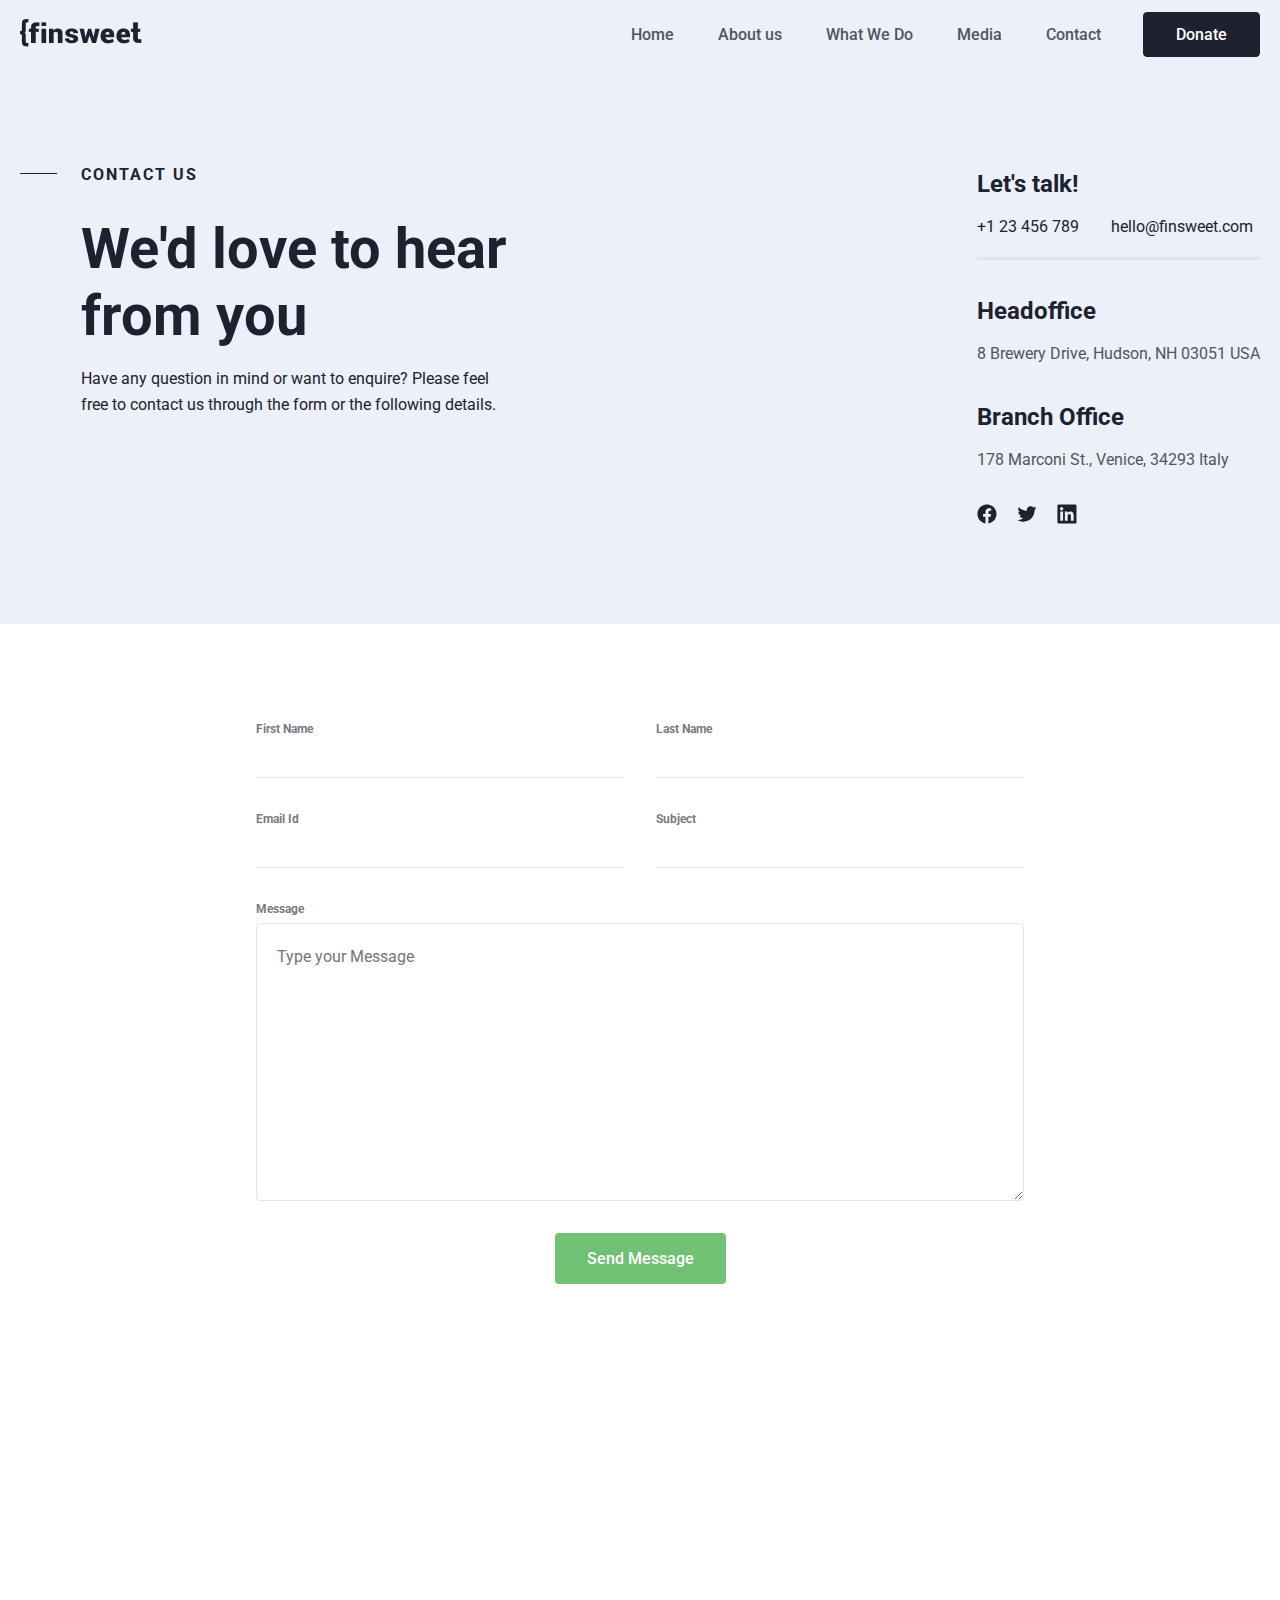
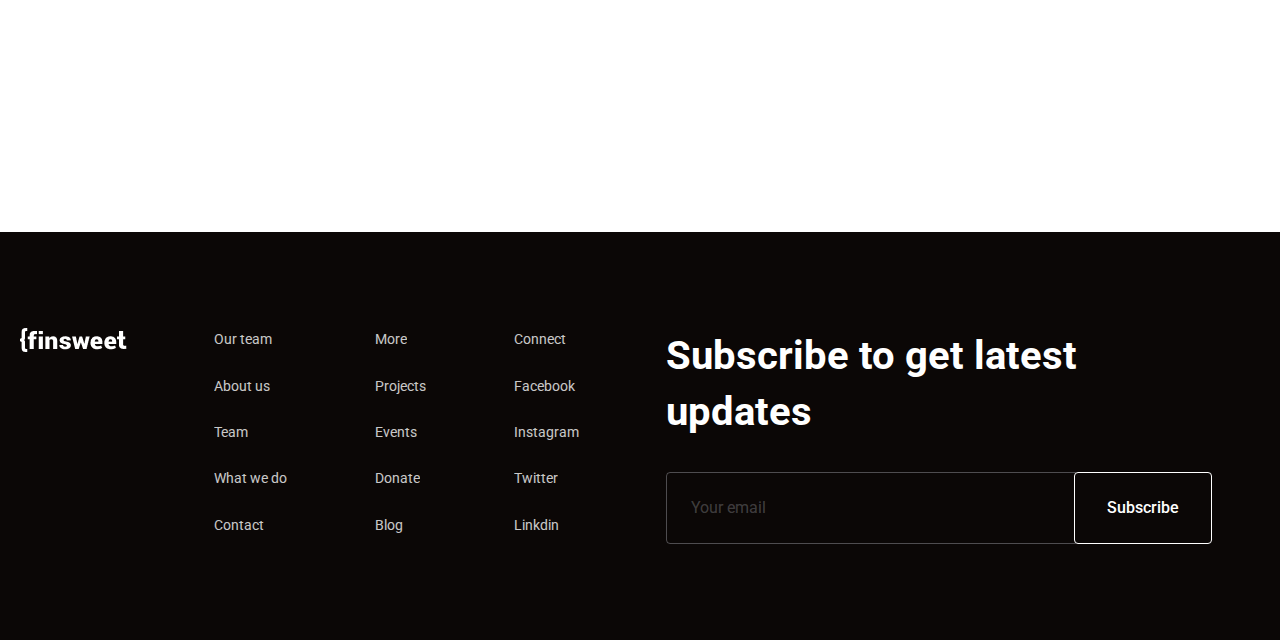
<file: jahongir.html>
<!DOCTYPE html>
<html>
  <head>
    <meta charset="utf-8" />
    <meta http-equiv="X-UA-Compatible" content="IE=edge" />
    <title>Page Title</title>
    <meta name="viewport" content="width=device-width, initial-scale=1" />
    <link
      rel="stylesheet"
      type="text/css"
      media="screen"
      href="css/pages/jahongir.css"
    />
    <script src="./js/main.js"></script>
  </head>
  <body>
    <header>
      <nav class="container navbar">
        <div class="nav__left">
          <ul>
            <li>
              <a href="#"
                ><img src="./images/dilmurod/logo.png" alt="logo"
              /></a>
            </li>
          </ul>
        </div>
        <div class="nav__right">
          <ul class="nav__list" id="navbar-responsive">
            <li class="nav__menu_items">
              <a class="menu__item" href="./index.html">Home</a>
            </li>
            <li class="nav__menu_items">
              <a class="menu__item" href="./shamshod.html">About us</a>
            </li>
            <li class="nav__menu_items">
              <a class="menu__item" href="./Gulnoza.html">What We Do</a>
            </li>
            <li class="nav__menu_items">
              <a class="menu__item" href="./savlatbek.html">Media</a>
            </li>
            <li class="nav__menu_items">
              <a class="menu__item" href="./jahongir.html">Contact</a>
            </li>
            <li>
              <a href="./ibrohim.html" class="donate__btn"><button>Donate</button></a>
            </li>
            <button class="close" id="navbar-close">
              <img
                src="images/dilmurod/close_FILL0_wght400_GRAD0_opsz48.svg"
                alt=""
              />
            </button>
          </ul>
          <button
            id="navbar-open"
            class="hamburger"
            style="border: none; background-color: transparent"
          >
            <img
              src="images/dilmurod/menu_FILL0_wght400_GRAD0_opsz48.svg"
              alt=""
            />
          </button>
        </div>
      </nav>
      <section id="home">
        <div class="container">
          <div class="home__main">
            <div class="home__left">
              <svg
                class="line"
                width="72"
                height="3"
                viewBox="0 0 72 3"
                fill="none"
                xmlns="http://www.w3.org/2000/svg"
              >
                <path d="M0 1.5H72" stroke="#1D2130" stroke-width="2" />
              </svg>
              <div class="contact__us">
                <span>Contact us</span>
                <h1>We'd love to hear from you</h1>
                <p>
                  Have any question in mind or want to enquire? Please feel free
                  to contact us through the form or the following details.
                </p>
              </div>
            </div>
            <div class="home__right">
              <div class="contact__items">
                <h1>Let's talk!</h1>
                <div class="contact__contexts">
                  <span>+1 23 456 789</span>
                  <span>hello@finsweet.com</span>
                </div>
              </div>
              <hr />
              <div class="contact__items">
                <h1>Headoffice</h1>
                <div class="contact__contexts">
                  <p>8 Brewery Drive, Hudson, NH 03051 USA</p>
                </div>
              </div>
              <div class="contact__items">
                <h1>Branch Office</h1>
                <div class="contact__contexts">
                  <p>178 Marconi St., Venice, 34293 Italy</p>
                </div>
              </div>
              <div class="contact__social">
                <ul class="socials">
                  <li class="social__item">
                    <svg
                      width="20"
                      height="20"
                      viewBox="0 0 21 20"
                      fill="none"
                      xmlns="http://www.w3.org/2000/svg"
                    >
                      <path
                        class="item__icon"
                        d="M20.4512 10C20.4512 4.47715 15.974 0 10.4512 0C4.92832 0 0.451172 4.47715 0.451172 10C0.451172 14.9912 4.10801 19.1283 8.88867 19.8785V12.8906H6.34961V10H8.88867V7.79688C8.88867 5.29063 10.3816 3.90625 12.6658 3.90625C13.7596 3.90625 14.9043 4.10156 14.9043 4.10156V6.5625H13.6434C12.4012 6.5625 12.0137 7.3334 12.0137 8.125V10H14.7871L14.3437 12.8906H12.0137V19.8785C16.7943 19.1283 20.4512 14.9912 20.4512 10Z"
                        fill="#1D2130"
                      />
                    </svg>
                  </li>

                  <li class="social__item">
                    <svg
                      width="20"
                      height="20"
                      viewBox="0 0 21 18"
                      fill="none"
                      xmlns="http://www.w3.org/2000/svg"
                    >
                      <path
                        class="item__icon"
                        d="M6.74297 17.1251C14.2883 17.1251 18.4164 10.8724 18.4164 5.45167C18.4164 5.27589 18.4125 5.0962 18.4047 4.92042C19.2077 4.33967 19.9007 3.62033 20.4512 2.7962C19.7033 3.12896 18.9092 3.34627 18.0961 3.44074C18.9522 2.92755 19.5933 2.12135 19.9004 1.17159C19.095 1.64892 18.2142 1.98563 17.2957 2.1673C16.6769 1.50976 15.8587 1.07439 14.9676 0.928498C14.0765 0.78261 13.1622 0.934331 12.366 1.3602C11.5697 1.78607 10.936 2.46238 10.5627 3.28455C10.1894 4.10672 10.0974 5.02897 10.3008 5.9087C8.66992 5.82686 7.07445 5.40321 5.61782 4.6652C4.16119 3.9272 2.87592 2.89132 1.84531 1.62472C1.3215 2.52782 1.16122 3.59649 1.39703 4.61353C1.63284 5.63057 2.24706 6.51966 3.11484 7.10011C2.46336 7.07943 1.82615 6.90402 1.25586 6.58839V6.63917C1.25528 7.58691 1.58292 8.50561 2.1831 9.2391C2.78327 9.97258 3.61894 10.4756 4.54805 10.6626C3.94455 10.8277 3.31116 10.8518 2.69687 10.7329C2.95905 11.548 3.46915 12.2609 4.15598 12.7721C4.84281 13.2833 5.67211 13.5673 6.52813 13.5845C5.07486 14.726 3.27965 15.3452 1.43164 15.3423C1.10391 15.3418 0.776504 15.3217 0.451172 15.2821C2.32855 16.4866 4.51245 17.1263 6.74297 17.1251Z"
                        fill="#1D2130"
                      />
                    </svg>
                  </li>
                  <li class="social__item">
                    <svg
                      width="20"
                      height="20"
                      viewBox="0 0 21 20"
                      fill="none"
                      xmlns="http://www.w3.org/2000/svg"
                    >
                      <path
                        class="item__icon"
                        d="M18.9707 0H1.92773C1.11133 0 0.451172 0.644531 0.451172 1.44141V18.5547C0.451172 19.3516 1.11133 20 1.92773 20H18.9707C19.7871 20 20.4512 19.3516 20.4512 18.5586V1.44141C20.4512 0.644531 19.7871 0 18.9707 0ZM6.38477 17.043H3.41602V7.49609H6.38477V17.043ZM4.90039 6.19531C3.94727 6.19531 3.17773 5.42578 3.17773 4.47656C3.17773 3.52734 3.94727 2.75781 4.90039 2.75781C5.84961 2.75781 6.61914 3.52734 6.61914 4.47656C6.61914 5.42188 5.84961 6.19531 4.90039 6.19531ZM17.4941 17.043H14.5293V12.4023C14.5293 11.2969 14.5098 9.87109 12.9863 9.87109C11.4434 9.87109 11.209 11.0781 11.209 12.3242V17.043H8.24805V7.49609H11.0918V8.80078H11.1309C11.5254 8.05078 12.4941 7.25781 13.9355 7.25781C16.9395 7.25781 17.4941 9.23438 17.4941 11.8047V17.043Z"
                        fill="#1D2130"
                      />
                    </svg>
                  </li>
                </ul>
              </div>
            </div>
          </div>
        </div>
      </section>
    </header>
    <main>
      <div class="main-top">
        <div class="container2">
          <form action="messaging" id="messaging">
            <div class="name__row">
              <div class="column">
                <label for="firstName">First Name</label>
                <input
                  type="text"
                  required
                  aria-required="true"
                  id="firstName"
                />
              </div>
              <div class="column">
                <label for="lastName">Last Name</label>
                <input
                  type="text"
                  required
                  aria-required="true"
                  id="lastName"
                />
              </div>
            </div>
            <div class="email__row">
              <div class="column">
                <label for="email">Email Id</label>
                <input type="email" required aria-required="true" id="email" />
              </div>
              <div class="column">
                <label for="subject">Subject</label>
                <input type="text" required aria-required="true" id="subject" />
              </div>
            </div>
            <label for="message__area">Message</label>
            <textarea
              name="message"
              id="message__area"
              cols="30"
              rows="10"
              placeholder="Type your Message"
            ></textarea>
            <button class="sender__btn">Send Message</button>
          </form>
        </div>
      </div>
      <div style="width: 100%">
        <iframe
          width="100%"
          height="448"
          frameborder="0"
          scrolling="no"
          marginheight="0"
          marginwidth="0"
          src="https://maps.google.com/maps?width=100%25&amp;height=448&amp;hl=en&amp;q=najot%20ta'lim%20chilonzor%20flial+(My%20Business%20Name)&amp;t=&amp;z=14&amp;ie=UTF8&amp;iwloc=B&amp;output=embed"
          ><a href="https://www.maps.ie/distance-area-calculator.html"
            >area maps</a
          ></iframe
        >
      </div>
    </main>
    <footer>
      <div class="container">
        <div class="footer__elements">
          <div class="footer__left">
            <ul>
              <li>
                <a href="#"
                  ><img src="./images/dilmurod/Logo2.png" alt="logo"
                /></a>
              </li>
            </ul>
          </div>
          <div class="footer__middle">
            <div class="f__middle_column">
              <ul class="f__list">
                <li class="f__list_item">
                  <a href="#" class="f__link_item">Our team</a>
                </li>
                <li class="f__list_item">
                  <a href="#" class="f__link_item">About us</a>
                </li>
                <li class="f__list_item">
                  <a href="#" class="f__link_item">Team</a>
                </li>
                <li class="f__list_item">
                  <a href="#" class="f__link_item">What we do</a>
                </li>
                <li class="f__list_item">
                  <a href="#" class="f__link_item">Contact</a>
                </li>
              </ul>
            </div>
            <div class="f__middle_column">
              <ul class="f__list">
                <li class="f__list_item">
                  <a href="#" class="f__link_item">More</a>
                </li>
                <li class="f__list_item">
                  <a href="#" class="f__link_item">Projects</a>
                </li>
                <li class="f__list_item">
                  <a href="#" class="f__link_item">Events</a>
                </li>
                <li class="f__list_item">
                  <a href="#" class="f__link_item">Donate</a>
                </li>
                <li class="f__list_item">
                  <a href="#" class="f__link_item">Blog</a>
                </li>
              </ul>
            </div>
            <div class="f__middle_column">
              <ul class="f__list">
                <li class="f__list_item">
                  <a href="#" class="f__link_item">Connect </a>
                </li>
                <li class="f__list_item">
                  <a href="#" class="f__link_item">Facebook</a>
                </li>
                <li class="f__list_item">
                  <a href="#" class="f__link_item">Instagram</a>
                </li>
                <li class="f__list_item">
                  <a href="#" class="f__link_item">Twitter</a>
                </li>
                <li class="f__list_item">
                  <a href="#" class="f__link_item">Linkdin </a>
                </li>
              </ul>
            </div>
          </div>
          <div class="footer__right">
            <h1>Subscribe to get latest updates</h1>
            <form action="subscribe" id="subscribing">
              <input type="email" placeholder="Your email" required /><button
                class="subscribe__btn"
              >
                Subscribe
              </button>
            </form>
          </div>
        </div>
      </div>
    </footer>
    <script src="./js/main.js"></script>
  </body>
</html>
</file>
<file: css/pages/jahongir.css>
@import url("https://fonts.googleapis.com/css2?family=Roboto:ital,wght@0,100;0,300;0,400;0,500;0,700;0,900;1,100;1,300;1,400;1,500;1,700;1,900&display=swap");
* {
  padding: 0;
  margin: 0;
  font-family: "Roboto";
}
*,
*::after,
*::before {
  box-sizing: border-box;
  border: none;
}
:root {
  --main-color: #1d2130;
  --secondary-color: #ffffff;
  --primary-color: #70c174;
}
a {
  text-decoration: none;
}
li {
  list-style: none;
}
button {
  cursor: pointer;
}
input {
  outline: none;
}
.container {
  max-width: 1320px;
  margin: 0 auto;
  padding-left: 20px;
  padding-right: 20px;
}
.container2 {
  max-width: 808px;
  margin: 0 auto;
  padding-left: 20px;
  padding-right: 20px;
}
header {
  background: #ebf0f9;
}
.navbar {
  padding-top: 12px;
  padding-bottom: 12px;
  display: flex;
  align-items: center;
  justify-content: space-between;
}
.nav__list {
  display: flex;
  align-items: center;
  gap: 40px;
}
.menu__item {
  padding: 2px;
  font-weight: 500;
  font-size: 16px;
  line-height: 19px;
  color: #525560;
  transition: 0.5s;
  -webkit-transition: 0.5s;
  -moz-transition: 0.5s;
  -ms-transition: 0.5s;
  -o-transition: 0.5s;
}
.menu__item:hover {
  box-shadow: inset 0px -2px black;
  color: #0b0706;
}
.nav__menu_items {
  transition: 0.5s;
  -webkit-transition: 0.5s;
  -moz-transition: 0.5s;
  -ms-transition: 0.5s;
  -o-transition: 0.5s;
}
.nav__menu_items:hover {
  transform: translateY(5px);
  -webkit-transform: translateY(5px);
  -moz-transform: translateY(5px);
  -ms-transform: translateY(5px);
  -o-transform: translateY(5px);
}
.donate__btn button {
  padding: 12px 32px;
  background: var(--main-color);
  border: 1px solid var(--main-color);
  border-radius: 4px;
  font-weight: 500;
  font-size: 16px;
  line-height: 19px;
  color: var(--secondary-color);
  transition: 0.5s;
  -webkit-transition: 0.5s;
  -moz-transition: 0.5s;
  -ms-transition: 0.5s;
  -o-transition: 0.5s;
}
.donate__btn button:hover {
  transform: translateY(5px);
  border: 1px solid var(--main-color);
  box-shadow: inset -0px -60px 10px -10px var(--secondary-color);
  color: var(--main-color);
  -webkit-transform: translateY(5px);
  -moz-transform: translateY(5px);
  -ms-transform: translateY(5px);
  -o-transform: translateY(5px);
}
.close,
.hamburger {
  display: none;
}

#home {
  /* display: flex; */
  padding-top: 96px;
  padding-bottom: 96px;
}
.home__main {
  display: flex;
  align-items: start;
  justify-content: space-between;
}
.home__left {
  display: flex;
  align-items: start;
  gap: 24px;
  max-width: 490px;
}
.line {
  margin-top: 7px;
}
.contact__us span {
  font-weight: 700;
  font-size: 16px;
  line-height: 19px;
  letter-spacing: 2px;
  text-transform: uppercase;
  color: #1d2130;
}
.contact__us h1 {
  margin-top: 32px;
  margin-bottom: 16px;
  font-weight: 700;
  font-size: 56px;
  line-height: 120%;
  color: #1d2130;
}
.contact__us p {
  font-weight: 400;
  font-size: 16px;
  line-height: 160%;
  color: #1d2130;
}
.home__right {
  display: flex;
  flex-direction: column;
}
.contact__items h1 {
  margin-bottom: 10px;
  font-weight: 700;
  font-size: 24px;
  line-height: 160%;
  color: var(--main-color);
}
.contact__contexts {
  display: flex;
  gap: 32px;
}
.contact__contexts span {
  margin-bottom: 16px;
  font-weight: 400;
  font-size: 16px;
  line-height: 28px;
  color: #1d2130;
  transition: 0.5s;
  -webkit-transition: 0.5s;
  -moz-transition: 0.5s;
  -ms-transition: 0.5s;
  -o-transition: 0.5s;
}
/* .contact__contexts span:hover {
  border-radius: 5px;
  box-shadow: inset -0px -5px 10px -5px var(--main-color);
  -webkit-border-radius: 5px;
  -moz-border-radius: 5px;
  -ms-border-radius: 5px;
  -o-border-radius: 5px;
} */
.contact__contexts p {
  margin-bottom: 32px;
  font-weight: 400;
  font-size: 16px;
  line-height: 160%;
  color: #525560;
}
hr {
  margin-bottom: 32px;
  width: 100%;
  height: 3px;
  background: #e5e5e5;
}
.socials {
  display: flex;
  align-items: center;
  gap: 20px;
}
.social__item,
.item__icon {
  transition: 0.5s;
  -webkit-transition: 0.5s;
  -moz-transition: 0.5s;
  -ms-transition: 0.5s;
  -o-transition: 0.5s;
}
.social__item:hover {
  transform: translateY(-5px);
  -webkit-transform: translateY(-5px);
  -moz-transform: translateY(-5px);
  -ms-transform: translateY(-5px);
  -o-transform: translateY(-5px);
}
.social__item:hover .item__icon {
  fill: #70c174;
}
main {
  padding-top: 96px;
  background: var(--secondary-color);
}
#messaging {
  display: flex;
  flex-direction: column;
  margin-bottom: 96px;
}
.name__row {
  display: flex;
  align-items: center;
  justify-content: space-between;
}
.email__row {
  margin-top: 32px;
  margin-bottom: 32px;
  display: flex;
  align-items: center;
  justify-content: space-between;
}
.column {
  display: flex;
  flex-direction: column;
  width: 368px;
}
#messaging label {
  position: relative;
  margin-bottom: 4px;
  font-weight: 700;
  font-size: 12px;
  line-height: 160%;
  color: var(--main-color);
  opacity: 0.6;
  /* transform: translateY(21px); */
  transition: 0.5s;
  -webkit-transition: 0.5s;
  -moz-transition: 0.5s;
  -ms-transition: 0.5s;
  -o-transition: 0.5s;
  /* -webkit-transform: translateY(21px);
  -moz-transform: translateY(21px);
  -ms-transform: translateY(21px);
  -o-transform: translateY(21px); */
}
#messaging input {
  border-bottom: 1px solid #e5e5e5;
  padding-top: 4px;
  padding-bottom: 4px;
  padding-left: 4px;
  font-weight: 400;
  font-size: 16px;
  line-height: 160%;
  color: var(--main-color);
  transition: 0.5s;
  -webkit-transition: 0.5s;
  -moz-transition: 0.5s;
  -ms-transition: 0.5s;
  -o-transition: 0.5s;
}
#messaging input:focus {
  border-bottom-color: var(--primary-color);
  /* background-color: yellow; */
}
textarea {
  max-width: 768px;
  margin-bottom: 32px;
  outline: none;
  padding-left: 20px;
  padding-top: 20px;
  border: 1px solid #e5e5e5;
  border-radius: 4px;
  font-weight: 400;
  font-size: 16px;
  line-height: 160%;
  color: #1d2130;
}
.sender__btn {
  margin: 0 auto;
  padding: 16px 32px;
  background: #70c174;
  backdrop-filter: blur(40px);
  border-radius: 4px;
  font-weight: 500;
  font-size: 16px;
  line-height: 19px;
  color: var(--secondary-color);
}
footer {
  background: #0b0706;
}
.footer__elements {
  display: flex;
  align-items: start;
  justify-content: space-between;
  padding-top: 96px;
  padding-bottom: 96px;
}
.footer__middle {
  display: flex;
  align-items: center;
  gap: 88px;
}
.f__list {
  display: flex;
  flex-direction: column;
  gap: 24px;
}
.f__list_item {
  transition: 0.5s;
  -webkit-transition: 0.5s;
  -moz-transition: 0.5s;
  -ms-transition: 0.5s;
  -o-transition: 0.5s;
}
.f__list_item:hover {
  transform: translateX(5px);
  -webkit-transform: translateX(5px);
  -moz-transform: translateX(5px);
  -ms-transform: translateX(5px);
  -o-transform: translateX(5px);
}
.f__link_item {
  font-weight: 400;
  font-size: 14px;
  line-height: 160%;
  color: var(--secondary-color);
  opacity: 0.78;
  text-align: left;
  transition: 0.5s;
  -webkit-transition: 0.5s;
  -moz-transition: 0.5s;
  -ms-transition: 0.5s;
  -o-transition: 0.5s;
}
.f__link_item:hover {
  opacity: 1;
}
.footer__right {
  display: flex;
  flex-direction: column;
  gap: 32px;
}
.footer__right h1 {
  width: 440px;
  font-weight: 700;
  font-size: 40px;
  line-height: 140%;
  color: var(--secondary-color);
}
#subscribing {
  display: flex;
  flex-direction: row;
}
#subscribing input {
  background: transparent;
  border: 1px solid rgba(235, 240, 249, 0.3);
  border-radius: 4px;
  width: 456px;
  padding-top: 22px;
  padding-bottom: 22px;
  padding-left: 24px;
  font-weight: 400;
  font-size: 16px;
  line-height: 160%;
  color: var(--secondary-color);
}
#subscribing input::placeholder {
  font-weight: 400;
  font-size: 16px;
  line-height: 19px;
  color: rgba(235, 240, 249, 0.3);
  opacity: 0.8;
}
#subscribing input:focus {
  border-color: var(--secondary-color);
}
.subscribe__btn {
  position: relative;
  right: 48px;
  padding: 22.5px 32px;
  background: #0b0706;
  backdrop-filter: blur(40px);
  border: 1px solid var(--secondary-color);
  border-radius: 4px;
  font-weight: 500;
  font-size: 16px;
  line-height: 19px;
  color: var(--secondary-color);
  transition: 0.5s;
  -webkit-transition: 0.5s;
  -moz-transition: 0.5s;
  -ms-transition: 0.5s;
  -o-transition: 0.5s;
}
.subscribe__btn:hover {
  box-shadow: inset -150px 0px 10px -10px var(--secondary-color);
  color: #0b0706;
}

@media (max-width: 1200px) {
  .footer__right {
    align-items: end;
  }
  #subscribing {
    display: flex;
    flex-direction: column;
  }
  #subscribing input {
    width: 300px;
  }
  #subscribing {
    flex-direction: row;
  }
  .subscribe__btn {
    right: 48px;
  }
  .subscribe__btn:hover {
    box-shadow: inset -150px 0px 10px -10px var(--secondary-color);
    color: #0b0706;
  }
}
@media (max-width: 980px) {
  .footer__elements {
    display: flex;
    flex-wrap: wrap;
  }
  .footer__right {
    margin-top: 40px;
    margin-left: auto;
    margin-right: auto;
    display: flex;
    flex-direction: column;
    align-items: center;
  }
  .footer__right h1 {
    text-align: center;
  }
  #subscribing input {
    max-width: 500px;
  }
  #subscribing {
    flex-direction: row;
  }
  .subscribe__btn {
    right: 48px;
  }
  .subscribe__btn:hover {
    box-shadow: inset -150px 0px 10px -10px var(--secondary-color);
    color: #0b0706;
  }
}
@media (max-width: 890px) {
  /*navbar responsive*/
  /* #navbar-responsive {
    display: none;
  } */
  .hamburger {
    display: block;
    padding-right: 10px;
  }
  .nav__list {
    z-index: 999;
    position: fixed;
    right: 0;
    left: 0;
    bottom: 0;
    width: 100%;
    height: 100%;
    flex-direction: column;
    justify-content: center;
    align-items: center;
    background-color: #f6f6f6;
    transition: 0.5s;
    -webkit-transition: 0.5s;
    -moz-transition: 0.5s;
    -ms-transition: 0.5s;
    -o-transition: 0.5s;
  }
  .close {
    display: block;
    position: absolute;
    top: 25px;
    right: 25px;
    background-color: transparent;
    border: none;
  }
  .nav__menu_items {
    padding-top: 50px;
  }
  .menu__item {
    font-size: 30px;
    color: black;
  }
  .donate__btn {
    padding: 18px 40px;
    font-size: 27px;
  }
  .nav__left {
    z-index: 99;
  }
  .home__main {
    display: flex;
    flex-direction: column;
    align-items: center;
    gap: 40px;
  }
  hr {
    display: none;
  }
  .home__right {
    display: grid;
    grid-template-columns: auto auto;
    grid-column-gap: 225px;
  }
  .name__row,
  .email__row {
    flex-direction: column;
    gap: 24px;
  }
}
@media (max-width: 740px) {
  .home__right {
    display: flex;
    flex-direction: column;
  }
  #subscribing {
    flex-direction: column;
  }
  .subscribe__btn {
    right: 0;
  }
  .subscribe__btn:hover {
    box-shadow: inset 0px -90px 90px -10px var(--secondary-color);
  }
}
</file>
